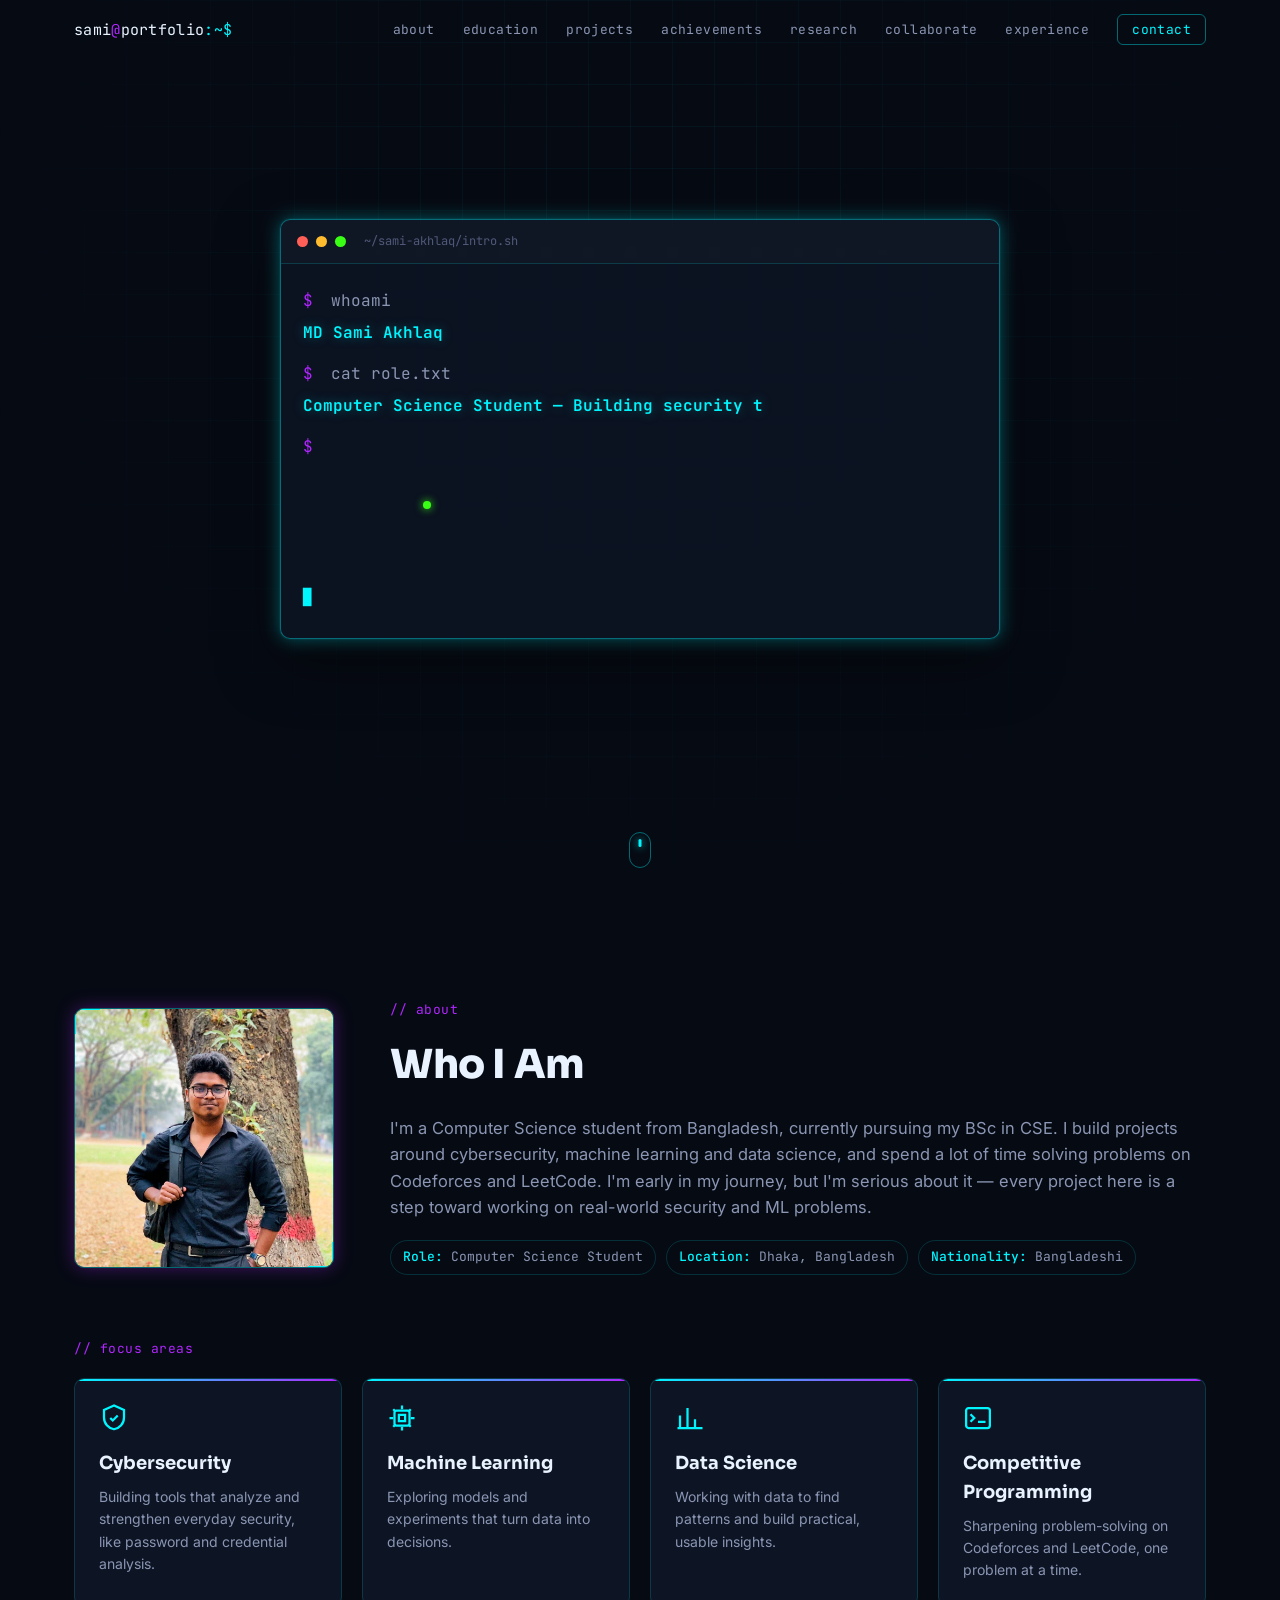
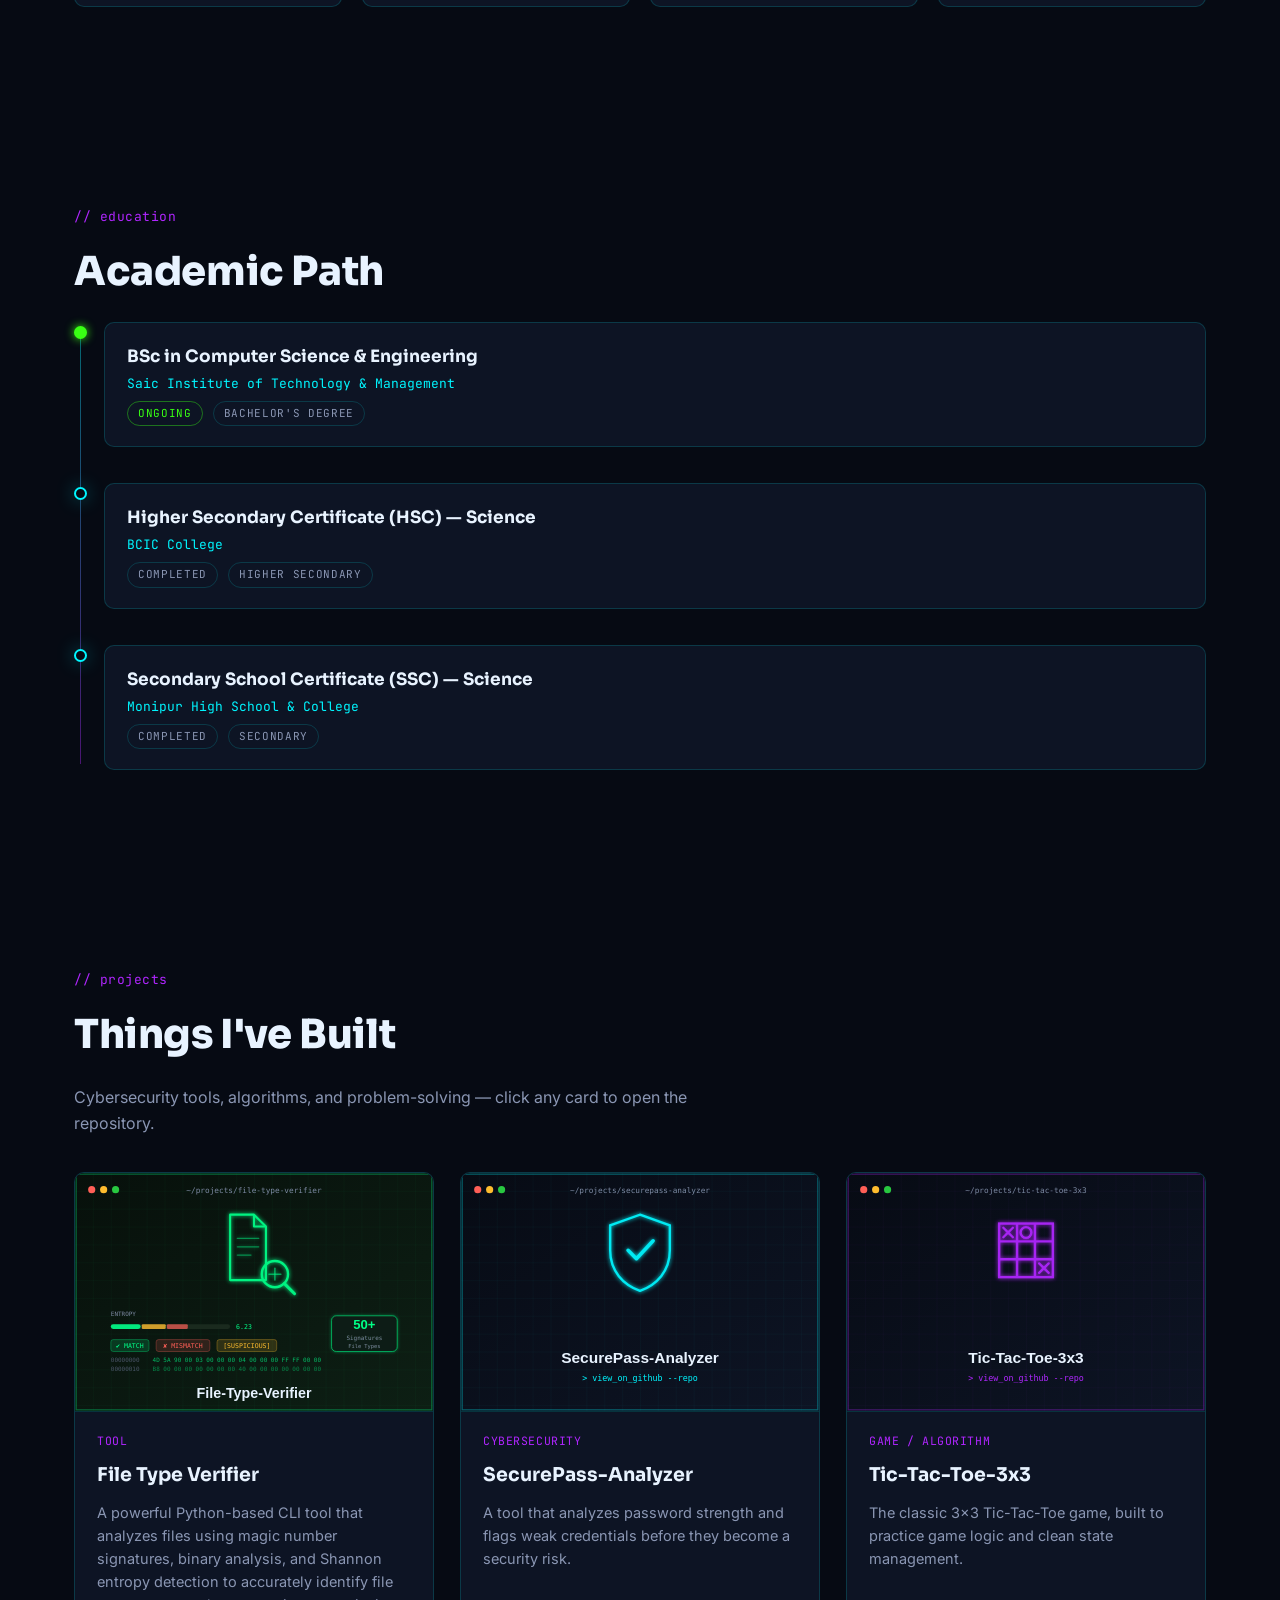
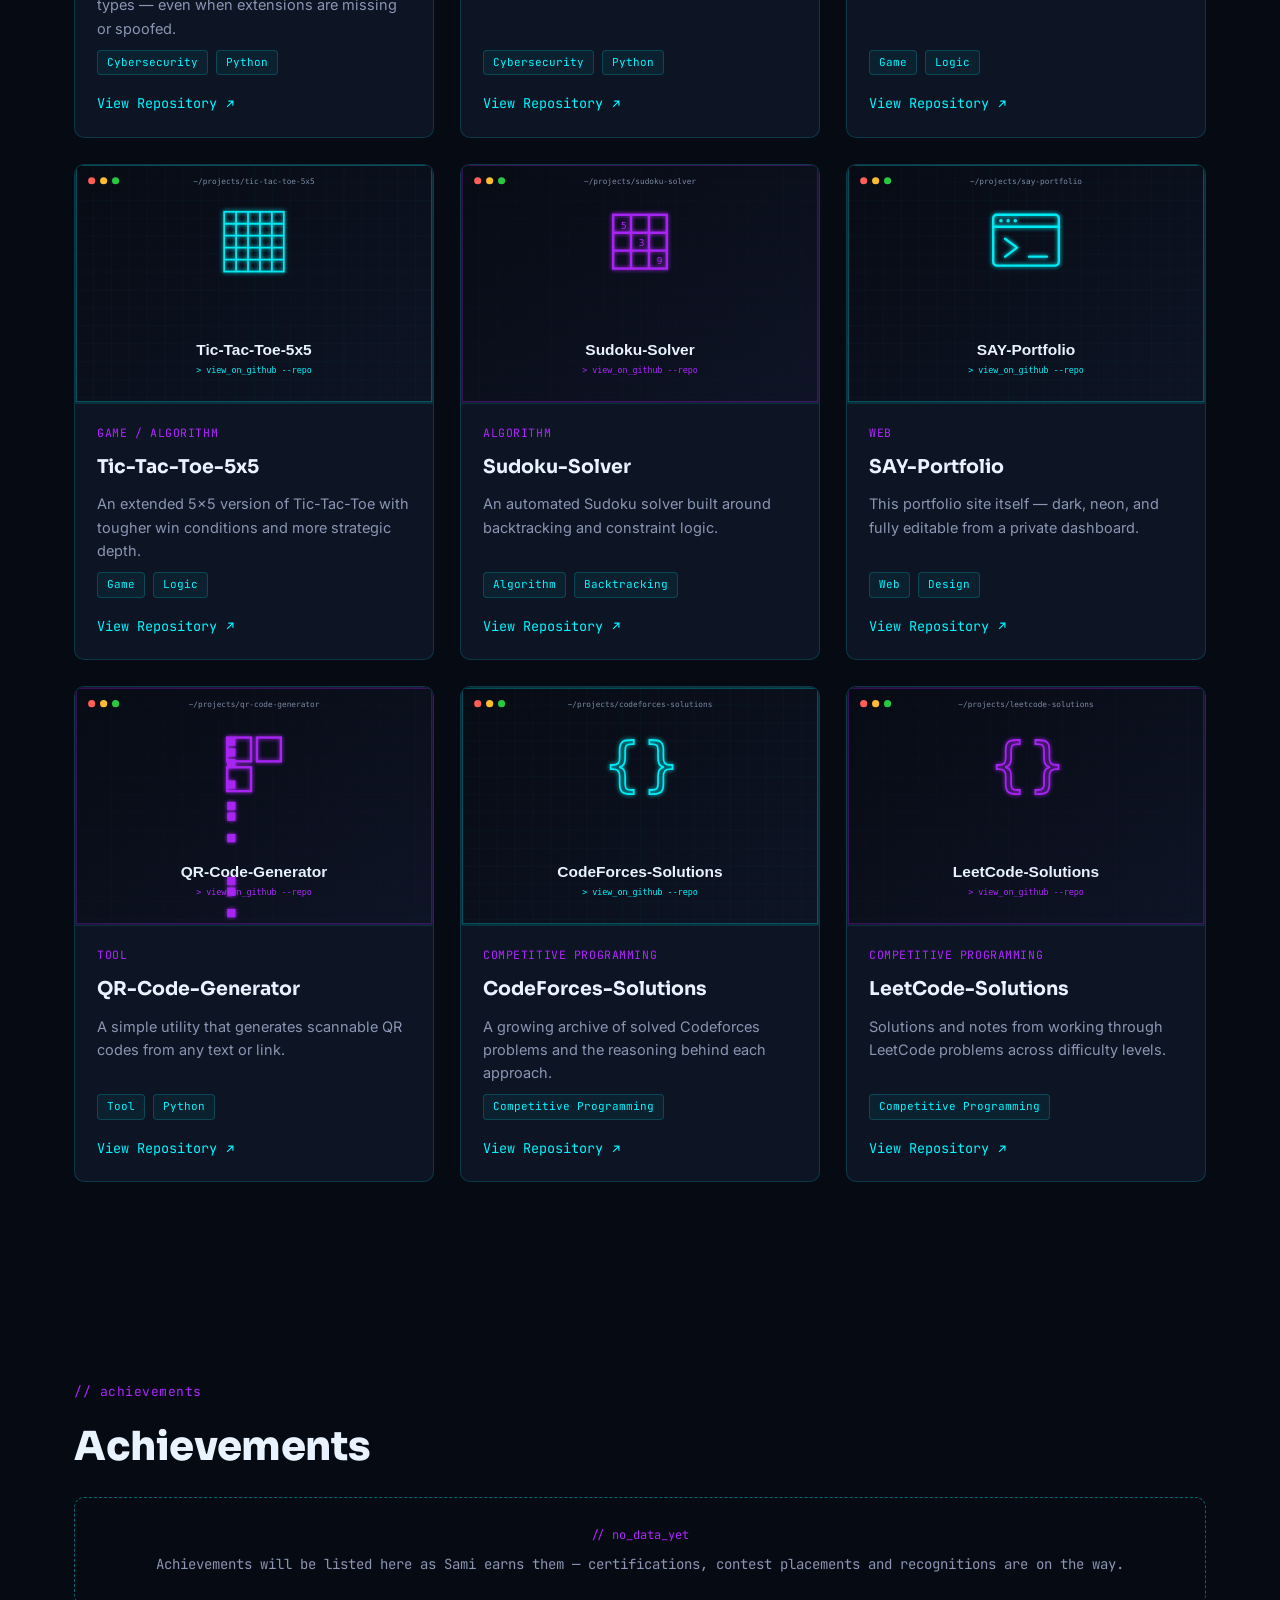
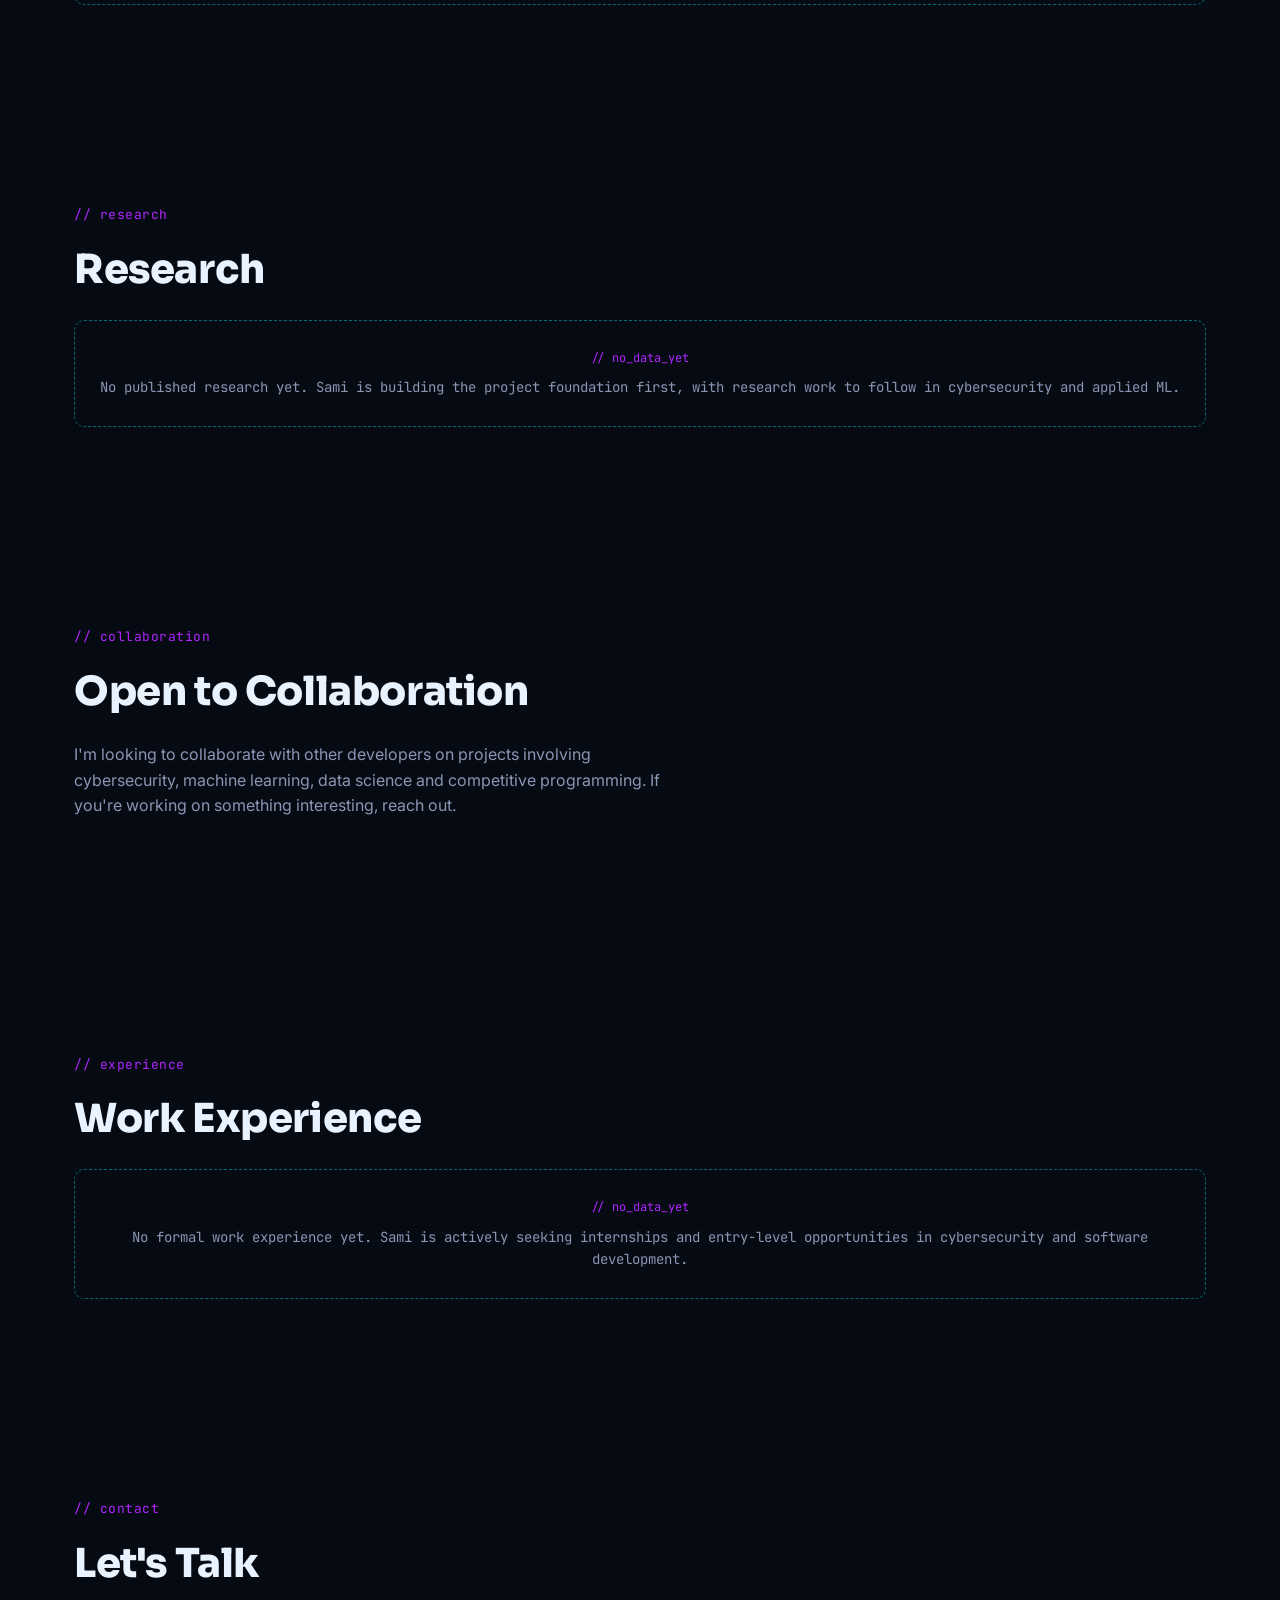
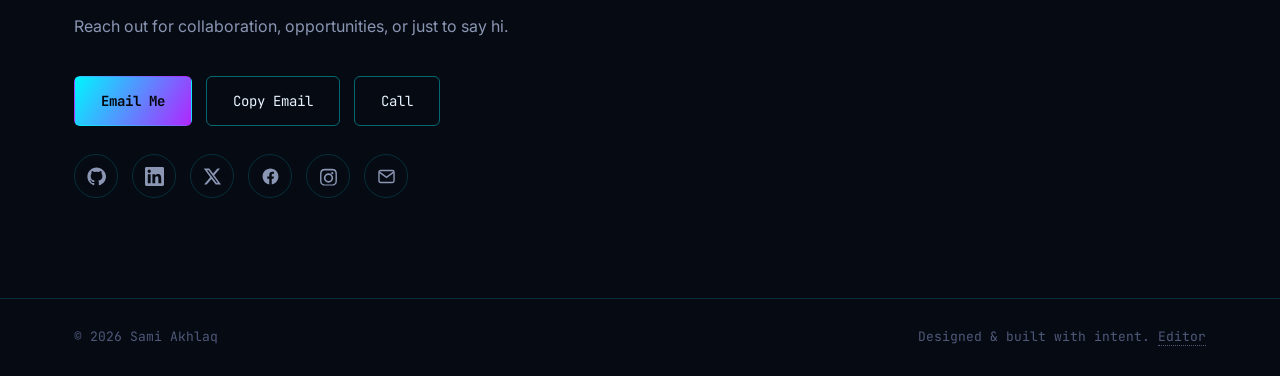
<file: index.html>
<!DOCTYPE html>
<html lang="en">
<head>
<meta charset="UTF-8">
<meta name="viewport" content="width=device-width, initial-scale=1.0">
<title>SAY Portfolio — MD Sami Akhlaq</title>
<meta name="description" content="MD Sami Akhlaq — Computer Science student building projects in cybersecurity, machine learning and data science.">
<link rel="icon" href="favicon.svg" type="image/svg+xml">
<link rel="preconnect" href="https://fonts.googleapis.com">
<link rel="preconnect" href="https://fonts.gstatic.com" crossorigin>
<link href="https://fonts.googleapis.com/css2?family=Sora:wght@400;600;700;800&family=Inter:wght@400;500;600&family=JetBrains+Mono:wght@400;500;700&display=swap" rel="stylesheet">
<link rel="stylesheet" href="style.css">
</head>
<body>


<header class="site-header" id="siteHeader">
  <nav class="nav-wrap">
    <a href="#top" class="logo">sami<span class="cursor-blink">@</span>portfolio<span class="prompt-sign">:~$</span></a>
    <button class="nav-toggle" id="navToggle" aria-label="Toggle menu" aria-expanded="false">
      <span></span><span></span><span></span>
    </button>
    <ul class="nav-links" id="navLinks">
      <li><a href="#about">about</a></li>
      <li><a href="#education">education</a></li>
      <li><a href="#projects">projects</a></li>
      <li><a href="#achievements">achievements</a></li>
      <li><a href="#research">research</a></li>
      <li><a href="#collaboration">collaborate</a></li>
      <li><a href="#experience">experience</a></li>
      <li><a href="#contact" class="nav-cta">contact</a></li>
    </ul>
  </nav>
</header>

<main id="top">

  <!-- HERO -->
  <section class="hero" id="hero">
    <div class="grid-bg" aria-hidden="true"></div>
    <div class="hero-inner">
      <div class="terminal-window hero-terminal">
        <div class="terminal-bar">
          <span class="dot red"></span><span class="dot yellow"></span><span class="dot green"></span>
          <span class="terminal-path">~/sami-akhlaq/intro.sh</span>
        </div>
        <div class="terminal-body">
          <p class="term-line"><span class="prompt">$</span> <span id="typeWhoami"></span></p>
          <p class="term-line term-output" id="typeName"></p>
          <p class="term-line"><span class="prompt">$</span> <span id="typeRole"></span></p>
          <p class="term-line term-output" id="typeRoleOut"></p>
          <p class="term-line"><span class="prompt">$</span> <span id="typeStatus"></span></p>
          <p class="term-line term-output">
            <span class="status-dot" aria-hidden="true"></span>
            <span id="availabilityText"></span>
          </p>
          <span class="blink-cursor" id="finalCursor">&#9608;</span>
        </div>
      </div>
      <div class="hero-actions" id="heroActions" style="opacity:0">
        <a href="#projects" class="btn btn-primary">View Projects</a>
        <a href="#contact" class="btn btn-ghost">Get In Touch</a>
      </div>
    </div>
    <a href="#about" class="scroll-cue" aria-label="Scroll to about section">
      <span></span>
    </a>
  </section>

  <!-- ABOUT -->
  <section class="section" id="about">
    <div class="container about-grid">
      <div class="about-photo-wrap">
        <div class="photo-frame">
          <img id="profilePhoto" src="" alt="Portrait of MD Sami Akhlaq">
          <div class="photo-corner tl"></div>
          <div class="photo-corner br"></div>
        </div>
      </div>
      <div class="about-text">
        <p class="eyebrow">// about</p>
        <h2 class="section-title">Who I Am</h2>
        <p class="about-bio" id="aboutBio"></p>
        <div class="about-meta" id="aboutMeta"></div>
      </div>
    </div>

    <div class="container">
      <p class="eyebrow eyebrow-spaced">// focus areas</p>
      <div class="focus-grid" id="focusGrid"></div>
    </div>
  </section>

  <!-- EDUCATION -->
  <section class="section" id="education">
    <div class="container">
      <p class="eyebrow">// education</p>
      <h2 class="section-title">Academic Path</h2>
      <div class="timeline" id="educationTimeline"></div>
    </div>
  </section>

  <!-- PROJECTS -->
  <section class="section" id="projects">
    <div class="container">
      <p class="eyebrow">// projects</p>
      <h2 class="section-title">Things I've Built</h2>
      <p class="section-sub">Cybersecurity tools, algorithms, and problem-solving — click any card to open the repository.</p>
      <div class="project-grid" id="projectGrid"></div>
    </div>
  </section>

  <!-- ACHIEVEMENTS -->
  <section class="section" id="achievements">
    <div class="container">
      <p class="eyebrow">// achievements</p>
      <h2 class="section-title">Achievements</h2>
      <div class="card-list" id="achievementsList"></div>
      <p class="empty-state" id="achievementsEmpty" hidden></p>
    </div>
  </section>

  <!-- RESEARCH -->
  <section class="section" id="research">
    <div class="container">
      <p class="eyebrow">// research</p>
      <h2 class="section-title">Research</h2>
      <div class="card-list" id="researchList"></div>
      <p class="empty-state" id="researchEmpty" hidden></p>
    </div>
  </section>

  <!-- COLLABORATION -->
  <section class="section" id="collaboration">
    <div class="container">
      <p class="eyebrow">// collaboration</p>
      <h2 class="section-title" id="collabHeading">Open to Collaboration</h2>
      <p class="section-sub" id="collabDescription"></p>
      <div class="card-list" id="collabList"></div>
    </div>
  </section>

  <!-- EXPERIENCE -->
  <section class="section" id="experience">
    <div class="container">
      <p class="eyebrow">// experience</p>
      <h2 class="section-title">Work Experience</h2>
      <div class="timeline" id="experienceTimeline"></div>
      <p class="empty-state" id="experienceEmpty" hidden></p>
    </div>
  </section>

  <!-- CONTACT -->
  <section class="section section-contact" id="contact">
    <div class="container">
      <p class="eyebrow">// contact</p>
      <h2 class="section-title">Let's Talk</h2>
      <p class="section-sub">Reach out for collaboration, opportunities, or just to say hi.</p>
      <div class="contact-grid">
        <div class="contact-actions">
          <a href="#" id="emailBtn" class="btn btn-primary">Email Me</a>
          <button type="button" id="copyEmailBtn" class="btn btn-ghost">Copy Email</button>
          <a href="#" id="callBtn" class="btn btn-ghost">Call</a>
        </div>
        <div class="social-row" id="socialRow"></div>
      </div>
    </div>
  </section>

</main>

<footer class="site-footer">
  <div class="container footer-inner">
    <p id="footerName">MD Sami Akhlaq</p>
    <p class="footer-sub">Designed &amp; built with intent. <a href="editor.html" class="editor-link">Editor</a></p>
  </div>
</footer>

<script src="script.js"></script>
</body>
</html>
</file>
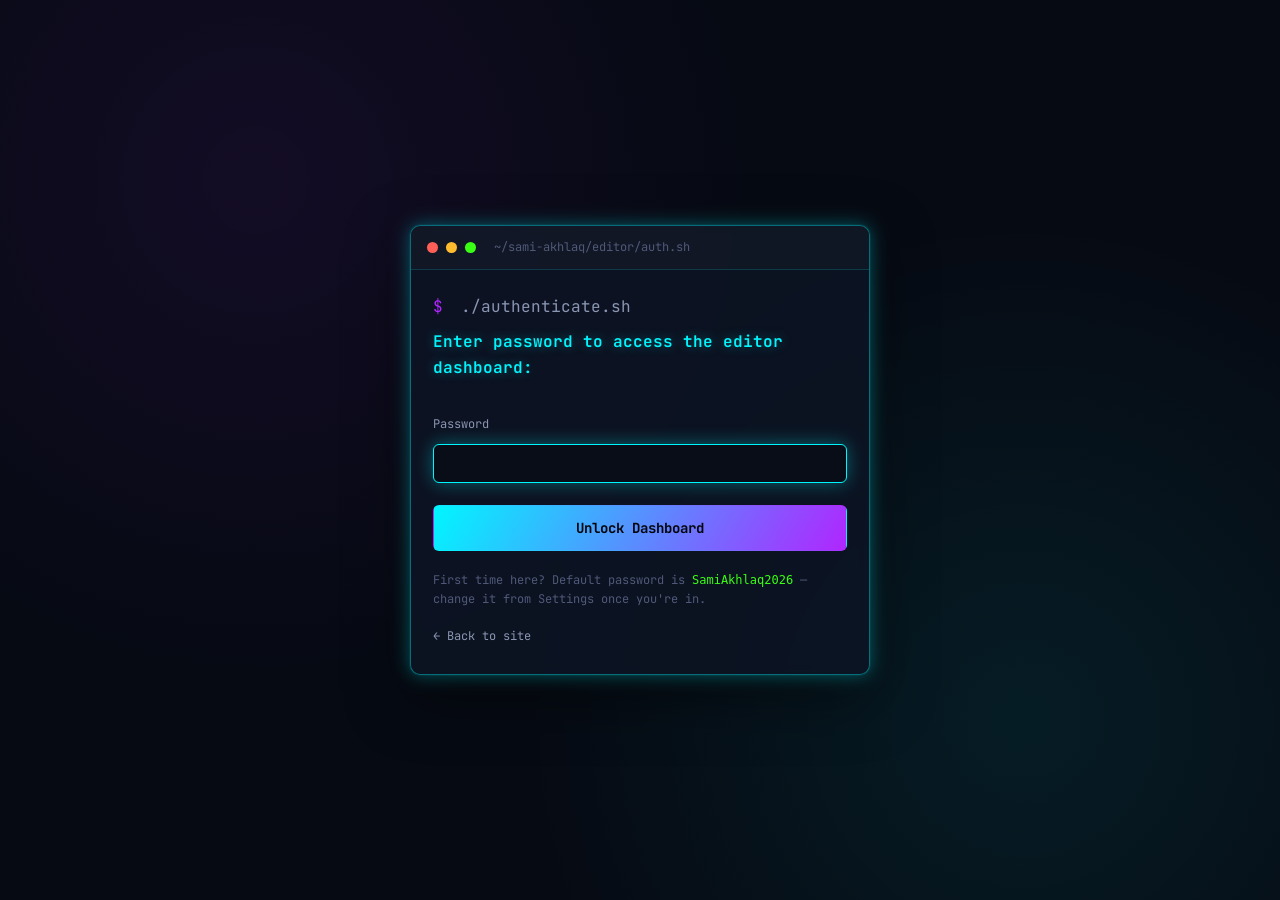
<file: editor.html>
<!DOCTYPE html>
<html lang="en">
<head>
<meta charset="UTF-8">
<meta name="viewport" content="width=device-width, initial-scale=1.0">
<title>Editor — SAY Portfolio</title>
<meta name="robots" content="noindex, nofollow">
<link rel="icon" href="favicon.svg" type="image/svg+xml">
<link rel="preconnect" href="https://fonts.googleapis.com">
<link rel="preconnect" href="https://fonts.gstatic.com" crossorigin>
<link href="https://fonts.googleapis.com/css2?family=Sora:wght@400;600;700;800&family=Inter:wght@400;500;600&family=JetBrains+Mono:wght@400;500;700&display=swap" rel="stylesheet">
<link rel="stylesheet" href="style.css">
<link rel="stylesheet" href="editor.css">
</head>
<body class="editor-body">

<!-- ============ LOGIN SCREEN ============ -->
<div class="login-screen" id="loginScreen">
  <div class="terminal-window login-box">
    <div class="terminal-bar">
      <span class="dot red"></span><span class="dot yellow"></span><span class="dot green"></span>
      <span class="terminal-path">~/sami-akhlaq/editor/auth.sh</span>
    </div>
    <form class="terminal-body login-form" id="loginForm">
      <p class="term-line"><span class="prompt">$</span> ./authenticate.sh</p>
      <p class="term-line term-output">Enter password to access the editor dashboard:</p>
      <label class="field-label" for="passwordInput">Password</label>
      <input type="password" id="passwordInput" class="text-input" autocomplete="current-password" autofocus>
      <p class="login-error" id="loginError" hidden>Incorrect password. Try again.</p>
      <button type="submit" class="btn btn-primary login-submit">Unlock Dashboard</button>
      <p class="login-hint">First time here? Default password is <code>SamiAkhlaq2026</code> — change it from Settings once you're in.</p>
      <a href="index.html" class="login-back">&larr; Back to site</a>
    </form>
  </div>
</div>

<!-- ============ DASHBOARD ============ -->
<div class="dashboard" id="dashboard" hidden>

  <header class="editor-topbar">
    <div class="editor-topbar-left">
      <span class="logo">sami<span class="cursor-blink">@</span>editor<span class="prompt-sign">:~$</span></span>
    </div>
    <div class="editor-topbar-right">
      <span class="save-status" id="saveStatus">No changes yet</span>
      <button class="btn btn-ghost btn-sm" id="previewBtn" type="button">Preview Site</button>
      <button class="btn btn-ghost btn-sm" id="resetBtn" type="button">Discard Draft</button>
      <button class="btn btn-primary btn-sm" id="exportBtn" type="button">Export data.json</button>
      <button class="btn btn-ghost btn-sm" id="logoutBtn" type="button">Log Out</button>
    </div>
  </header>

  <div class="editor-layout">
    <nav class="editor-sidebar" id="editorSidebar">
      <button class="sidebar-link active" data-section="profile">Profile</button>
      <button class="sidebar-link" data-section="socials">Social Links</button>
      <button class="sidebar-link" data-section="education">Education</button>
      <button class="sidebar-link" data-section="focusAreas">Focus Areas</button>
      <button class="sidebar-link" data-section="projects">Projects</button>
      <button class="sidebar-link" data-section="achievements">Achievements</button>
      <button class="sidebar-link" data-section="research">Research</button>
      <button class="sidebar-link" data-section="collaboration">Collaboration</button>
      <button class="sidebar-link" data-section="experience">Experience</button>
      <button class="sidebar-link" data-section="settings">Settings</button>
      <div class="sidebar-howto">
        <p><strong>How saving works</strong></p>
        <p>Edits save as a local draft automatically. Click <strong>Preview Site</strong> any time to see your changes live. When you're happy, click <strong>Export data.json</strong>, then replace the <code>data.json</code> file in your project folder with the downloaded one and re-upload/redeploy your site.</p>
      </div>
    </nav>

    <main class="editor-main" id="editorMain">
      <!-- sections injected by editor.js -->
    </main>
  </div>
</div>

<!-- hidden template helpers (used by JS, not shown directly) -->
<template id="imageFieldTemplate">
  <div class="image-field">
    <img class="image-preview" alt="preview">
    <div class="image-field-controls">
      <input type="text" class="text-input image-path-input" placeholder="images/example.jpg">
      <label class="file-picker-label">
        Choose file to preview
        <input type="file" accept="image/*" class="file-picker-input" hidden>
      </label>
      <p class="image-field-hint"></p>
    </div>
  </div>
</template>

<script src="editor.js"></script>
</body>
</html>
</file>
<file: style.css>
/* =========================================================
   SAY PORTFOLIO — style.css
   Dark Neon / Terminal design system
   ========================================================= */

:root{
  --bg: #060a13;
  --bg-soft: #080d18;
  --surface: #0d1424;
  --surface-2: #111b32;
  --border: rgba(0,246,255,0.16);
  --border-strong: rgba(0,246,255,0.4);

  --cyan: #00f6ff;
  --cyan-dim: #0aa8b4;
  --violet: #b026ff;
  --violet-dim: #7b1fb0;
  --green: #39ff14;
  --red: #ff5f57;
  --yellow: #febc2e;

  --text: #e8f3ff;
  --text-muted: #8a96b3;
  --text-dim: #50597a;

  --font-display: 'Sora', sans-serif;
  --font-body: 'Inter', sans-serif;
  --font-mono: 'JetBrains Mono', monospace;

  --max-width: 1180px;
  --radius: 10px;
  --radius-sm: 6px;

  --glow-cyan: 0 0 18px rgba(0,246,255,0.35);
  --glow-violet: 0 0 18px rgba(176,38,255,0.35);
}

*{ box-sizing: border-box; margin:0; padding:0; }

html{ scroll-behavior: smooth; }

body{
  background: var(--bg);
  color: var(--text);
  font-family: var(--font-body);
  font-size: 16px;
  line-height: 1.6;
  overflow-x: hidden;
}

img{ max-width: 100%; display:block; }
a{ color: inherit; text-decoration: none; }
ul{ list-style: none; }
button{ font-family: inherit; cursor: pointer; }

.container{
  max-width: var(--max-width);
  margin: 0 auto;
  padding: 0 24px;
}

/* ---------- background texture ---------- */
.scanlines{
  position: fixed; inset:0; pointer-events:none; z-index: 1;
  background: repeating-linear-gradient(
    to bottom,
    rgba(255,255,255,0.012) 0px,
    rgba(255,255,255,0.012) 1px,
    transparent 1px,
    transparent 3px
  );
  mix-blend-mode: overlay;
}

.grid-bg{
  position:absolute; inset:0; z-index:0;
  background-image:
    linear-gradient(rgba(0,246,255,0.06) 1px, transparent 1px),
    linear-gradient(90deg, rgba(0,246,255,0.06) 1px, transparent 1px);
  background-size: 42px 42px;
  -webkit-mask-image: radial-gradient(ellipse at 50% 30%, black 0%, transparent 75%);
  mask-image: radial-gradient(ellipse at 50% 30%, black 0%, transparent 75%);
  animation: gridDrift 30s linear infinite;
}
@keyframes gridDrift{
  0%{ background-position: 0 0, 0 0; }
  100%{ background-position: 42px 42px, 42px 42px; }
}



/* ---------- header / nav ---------- */
.site-header{
  position: fixed; top:0; left:0; right:0; z-index: 100;
  background: transparent;
  transition: background 0.3s ease, border-color 0.3s ease, backdrop-filter 0.3s ease;
  border-bottom: 1px solid transparent;
}
.site-header.scrolled{
  background: rgba(6,10,19,0.85);
  backdrop-filter: blur(10px);
  border-bottom: 1px solid var(--border);
}
.nav-wrap{
  max-width: var(--max-width);
  margin: 0 auto;
  padding: 18px 24px;
  display:flex; align-items:center; justify-content:space-between;
}
.logo{
  font-family: var(--font-mono);
  font-size: 15px;
  color: var(--text);
  letter-spacing: 0.02em;
}
.logo .prompt-sign{ color: var(--cyan); }
.cursor-blink{ color: var(--violet); animation: blink 1.2s step-end infinite; }
@keyframes blink{ 50%{ opacity: 0; } }

.nav-links{
  display:flex; align-items:center; gap: 28px;
  font-family: var(--font-mono);
  font-size: 13px;
  text-transform: lowercase;
  letter-spacing: 0.03em;
}
.nav-links a{
  color: var(--text-muted);
  position: relative;
  padding: 4px 0;
  transition: color 0.2s ease;
}
.nav-links a::after{
  content:'';
  position:absolute; left:0; bottom:-2px;
  width:0; height:1px;
  background: var(--cyan);
  box-shadow: var(--glow-cyan);
  transition: width 0.25s ease;
}
.nav-links a:hover{ color: var(--text); }
.nav-links a:hover::after{ width: 100%; }
.nav-cta{
  border: 1px solid var(--border-strong);
  padding: 6px 14px !important;
  border-radius: var(--radius-sm);
  color: var(--cyan) !important;
}
.nav-cta::after{ display:none; }
.nav-cta:hover{ background: rgba(0,246,255,0.08); box-shadow: var(--glow-cyan); }

.nav-toggle{
  display:none; flex-direction: column; gap:5px;
  background: none; border:none; padding: 6px;
}
.nav-toggle span{
  width: 22px; height: 2px; background: var(--cyan); display:block;
  transition: transform 0.25s ease, opacity 0.25s ease;
}

/* ---------- hero ---------- */
.hero{
  position: relative;
  min-height: 100vh;
  display:flex; flex-direction: column; align-items:center; justify-content:center;
  padding: 120px 24px 80px;
  overflow: hidden;
}
.hero-inner{
  position: relative; z-index: 2;
  width: 100%; max-width: 720px;
  display:flex; flex-direction:column; align-items:center; gap: 32px;
}

.terminal-window{
  width: 100%;
  background: rgba(13,20,36,0.85);
  border: 1px solid var(--border-strong);
  border-radius: var(--radius);
  box-shadow: 0 0 0 1px rgba(0,246,255,0.05), var(--glow-cyan), 0 20px 60px rgba(0,0,0,0.5);
  backdrop-filter: blur(6px);
  overflow: hidden;
}
.terminal-bar{
  display:flex; align-items:center; gap: 8px;
  padding: 12px 16px;
  background: rgba(255,255,255,0.02);
  border-bottom: 1px solid var(--border);
}
.dot{ width:11px; height:11px; border-radius:50%; }
.dot.red{ background: var(--red); }
.dot.yellow{ background: var(--yellow); }
.dot.green{ background: var(--green); }
.terminal-path{
  margin-left: 10px;
  font-family: var(--font-mono); font-size: 12px; color: var(--text-dim);
}
.terminal-body{
  padding: 24px 22px 28px;
  font-family: var(--font-mono);
  font-size: clamp(13px, 2.6vw, 16px);
  min-height: 190px;
}
.term-line{ margin-bottom: 6px; color: var(--text-muted); white-space: pre-wrap; word-break: break-word; }
.term-line .prompt{ color: var(--violet); margin-right: 8px; }
.term-output{
  color: var(--cyan);
  font-weight: 600;
  margin-bottom: 16px;
  text-shadow: 0 0 12px rgba(0,246,255,0.35);
}
.status-dot{
  display:inline-block; width:8px; height:8px; border-radius:50%;
  background: var(--green); margin-right: 8px;
  box-shadow: 0 0 8px var(--green);
  animation: pulse 1.6s ease-in-out infinite;
}
@keyframes pulse{ 0%,100%{ opacity:1; } 50%{ opacity:0.4; } }
.blink-cursor{
  color: var(--cyan); animation: blink 1s step-end infinite; font-size: 14px;
}

.hero-actions{
  display:flex; gap: 16px; flex-wrap: wrap; justify-content:center;
  transition: opacity 0.6s ease;
}

.btn{
  font-family: var(--font-mono);
  font-size: 14px;
  padding: 13px 26px;
  border-radius: var(--radius-sm);
  border: 1px solid transparent;
  display:inline-flex; align-items:center; gap:8px;
  transition: transform 0.2s ease, box-shadow 0.2s ease, background 0.2s ease, border-color 0.2s ease;
}
.btn-primary{
  background: linear-gradient(120deg, var(--cyan), var(--violet));
  color: #04060c;
  font-weight: 700;
}
.btn-primary:hover{ transform: translateY(-2px); box-shadow: 0 0 24px rgba(0,246,255,0.45); }
.btn-ghost{
  background: transparent;
  border-color: var(--border-strong);
  color: var(--text);
}
.btn-ghost:hover{ border-color: var(--cyan); color: var(--cyan); box-shadow: var(--glow-cyan); transform: translateY(-2px); }

.scroll-cue{
  position:absolute; bottom: 32px; left:50%; transform: translateX(-50%);
  z-index: 2;
}
.scroll-cue span{
  display:block; width: 22px; height: 36px; border: 1px solid var(--border-strong); border-radius: 12px;
  position: relative;
}
.scroll-cue span::after{
  content:''; position:absolute; top:6px; left:50%; transform: translateX(-50%);
  width:3px; height:8px; background: var(--cyan); border-radius: 2px;
  animation: scrollDown 1.6s ease infinite;
  box-shadow: 0 0 8px var(--cyan);
}
@keyframes scrollDown{ 0%{ opacity:1; top:6px;} 70%{opacity:0; top:18px;} 100%{opacity:0; top:6px;} }

/* ---------- sections ---------- */
.section{ padding: 100px 0; position: relative; }
.eyebrow{
  font-family: var(--font-mono); font-size: 13px; color: var(--violet);
  margin-bottom: 12px; letter-spacing: 0.04em;
}
.eyebrow-spaced{ margin-top: 64px; }
.section-title{
  font-family: var(--font-display); font-weight: 800;
  font-size: clamp(28px, 4vw, 40px);
  margin-bottom: 18px;
  letter-spacing: -0.01em;
}
.section-sub{
  color: var(--text-muted); max-width: 620px; margin-bottom: 36px; font-size: 16px;
}

/* ---------- about ---------- */
.about-grid{
  display:grid; grid-template-columns: 260px 1fr; gap: 56px; align-items: center;
  margin-bottom: 24px;
}
.photo-frame{
  position: relative; width: 100%; aspect-ratio: 1/1; border-radius: var(--radius);
  overflow: hidden; border: 1px solid var(--border-strong);
  box-shadow: var(--glow-violet);
}
.photo-frame img{ width:100%; height:100%; object-fit: cover; filter: saturate(1.05) contrast(1.05); }
.photo-corner{
  position:absolute; width: 26px; height: 26px;
  border-color: var(--cyan); pointer-events:none;
}
.photo-corner.tl{ top:-1px; left:-1px; border-top:2px solid var(--cyan); border-left:2px solid var(--cyan); }
.photo-corner.br{ bottom:-1px; right:-1px; border-bottom:2px solid var(--cyan); border-right:2px solid var(--cyan); }

.about-bio{ color: var(--text-muted); font-size: 16.5px; margin-bottom: 20px; }
.about-meta{ display:flex; flex-wrap:wrap; gap: 10px; font-family: var(--font-mono); font-size: 13px; }
.meta-pill{
  border: 1px solid var(--border); padding: 6px 12px; border-radius: 20px; color: var(--text-muted);
}
.meta-pill strong{ color: var(--cyan); font-weight: 500; }

.focus-grid{
  display:grid; grid-template-columns: repeat(auto-fit, minmax(230px,1fr)); gap: 20px; margin-top: 18px;
}
.focus-card{
  background: var(--surface); border: 1px solid var(--border); border-radius: var(--radius);
  padding: 24px; position: relative; overflow:hidden;
  transition: transform 0.25s ease, border-color 0.25s ease, box-shadow 0.25s ease;
}
.focus-card::before{
  content:''; position:absolute; top:0; left:0; right:0; height: 2px;
  background: linear-gradient(90deg, var(--cyan), var(--violet));
}
.focus-card:hover{ transform: translateY(-4px); border-color: var(--border-strong); box-shadow: var(--glow-cyan); }
.focus-icon{ width: 30px; height: 30px; color: var(--cyan); margin-bottom: 16px; }
.focus-card h3{ font-family: var(--font-display); font-size: 18px; margin-bottom: 8px; }
.focus-card p{ color: var(--text-muted); font-size: 14px; }

/* ---------- timeline ---------- */
.timeline{ position: relative; padding-left: 30px; }
.timeline::before{
  content:''; position:absolute; left: 6px; top: 6px; bottom: 6px; width: 1px;
  background: linear-gradient(var(--cyan), var(--violet));
  opacity: 0.4;
}
.timeline-item{ position: relative; padding-bottom: 36px; }
.timeline-item:last-child{ padding-bottom: 0; }
.timeline-dot{
  position:absolute; left: -30px; top: 4px; width: 13px; height: 13px; border-radius: 50%;
  background: var(--bg); border: 2px solid var(--cyan); box-shadow: var(--glow-cyan);
}
.timeline-item.current .timeline-dot{ background: var(--green); border-color: var(--green); box-shadow: 0 0 10px var(--green); }
.timeline-card{
  background: var(--surface); border: 1px solid var(--border); border-radius: var(--radius);
  padding: 20px 22px;
}
.timeline-card h3{ font-family: var(--font-display); font-size: 17px; margin-bottom: 4px; }
.timeline-card .org{ color: var(--cyan); font-family: var(--font-mono); font-size: 13px; margin-bottom: 6px; }
.timeline-card .meta-row{ display:flex; gap: 10px; align-items:center; flex-wrap: wrap; }
.badge{
  font-family: var(--font-mono); font-size: 11px; text-transform: uppercase; letter-spacing: 0.06em;
  padding: 3px 10px; border-radius: 20px; border: 1px solid var(--border);
  color: var(--text-muted);
}
.badge.ongoing{ color: var(--green); border-color: rgba(57,255,20,0.4); }

/* ---------- projects ---------- */
.project-grid{
  display:grid; grid-template-columns: repeat(auto-fit, minmax(290px, 1fr)); gap: 26px;
}
.project-card{
  background: var(--surface);
  border: 1px solid var(--border);
  border-radius: var(--radius);
  overflow: hidden;
  display:flex; flex-direction:column;
  transition: transform 0.25s ease, border-color 0.25s ease, box-shadow 0.25s ease;
}
.project-card:hover{
  transform: translateY(-6px);
  border-color: var(--border-strong);
  box-shadow: var(--glow-cyan);
}
.project-thumb{
  width: 100%; aspect-ratio: 3/2; object-fit: cover; background: var(--bg-soft);
  border-bottom: 1px solid var(--border);
}
.project-body{ padding: 20px 22px 22px; display:flex; flex-direction:column; gap: 10px; flex:1; }
.project-cat{ font-family: var(--font-mono); font-size: 11.5px; color: var(--violet); text-transform: uppercase; letter-spacing: 0.05em; }
.project-card h3{ font-family: var(--font-display); font-size: 19px; }
.project-card p{ color: var(--text-muted); font-size: 14.5px; flex:1; }
.tag-row{ display:flex; flex-wrap:wrap; gap: 8px; }
.tag{
  font-family: var(--font-mono); font-size: 11px; padding: 3px 9px; border-radius: 4px;
  background: rgba(0,246,255,0.06); color: var(--cyan); border: 1px solid rgba(0,246,255,0.18);
}
.project-link{
  margin-top: 8px; font-family: var(--font-mono); font-size: 13.5px; color: var(--cyan);
  display:inline-flex; align-items:center; gap:6px;
}
.project-link svg{ width: 14px; height: 14px; transition: transform 0.2s ease; }
.project-card:hover .project-link svg{ transform: translate(2px,-2px); }

/* ---------- card list (achievements / research / collab) ---------- */
.card-list{ display:grid; grid-template-columns: repeat(auto-fit, minmax(260px,1fr)); gap: 20px; }
.info-card{
  background: var(--surface); border: 1px solid var(--border); border-radius: var(--radius);
  padding: 22px;
}
.info-card h3{ font-family: var(--font-display); font-size: 17px; margin-bottom: 8px; }
.info-card p{ color: var(--text-muted); font-size: 14.5px; }
.info-card .info-date{ font-family: var(--font-mono); font-size: 12px; color: var(--cyan); margin-bottom: 8px; display:block; }

.empty-state{
  border: 1px dashed var(--border-strong);
  border-radius: var(--radius);
  padding: 28px 24px;
  font-family: var(--font-mono);
  font-size: 14px;
  color: var(--text-muted);
  text-align: center;
  position: relative;
}
.empty-state::before{
  content:'// no_data_yet';
  display:block;
  color: var(--violet);
  margin-bottom: 8px;
  font-size: 12px;
}

/* ---------- contact ---------- */
.contact-grid{ display:flex; flex-direction:column; gap: 28px; }
.contact-actions{ display:flex; gap: 14px; flex-wrap: wrap; }
.social-row{ display:flex; gap: 14px; flex-wrap: wrap; }
.social-link{
  width: 44px; height: 44px; border-radius: 50%;
  border: 1px solid var(--border); display:flex; align-items:center; justify-content:center;
  color: var(--text-muted); transition: all 0.2s ease;
}
.social-link svg{ width: 19px; height: 19px; }
.social-link:hover{ color: var(--cyan); border-color: var(--cyan); box-shadow: var(--glow-cyan); transform: translateY(-3px); }

/* ---------- footer ---------- */
.site-footer{
  border-top: 1px solid var(--border);
  padding: 28px 0;
  font-family: var(--font-mono); font-size: 13px; color: var(--text-dim);
}
.footer-inner{ display:flex; justify-content: space-between; flex-wrap: wrap; gap: 8px; }
.editor-link{ color: var(--text-dim); border-bottom: 1px dotted var(--text-dim); }
.editor-link:hover{ color: var(--cyan); border-color: var(--cyan); }

/* ---------- responsive ---------- */
@media (max-width: 860px){
  .about-grid{ grid-template-columns: 1fr; }
  .photo-frame{ max-width: 240px; margin: 0 auto; }
}

@media (max-width: 720px){
  .nav-links{
    position: absolute; top: 100%; left:0; right:0;
    flex-direction: column; align-items: flex-start; gap: 0;
    background: rgba(6,10,19,0.97); backdrop-filter: blur(10px);
    border-bottom: 1px solid var(--border);
    max-height: 0; overflow: hidden; transition: max-height 0.3s ease;
  }
  .nav-links.open{ max-height: 420px; }
  .nav-links li{ width:100%; }
  .nav-links a{ display:block; padding: 16px 24px; width:100%; }
  .nav-links a::after{ display:none; }
  .nav-toggle{ display:flex; }
  .nav-cta{ margin: 12px 24px; display:inline-block; }
}

@media (max-width: 480px){
  .section{ padding: 72px 0; }
  .terminal-body{ padding: 18px 16px 22px; }
  .contact-actions{ flex-direction: column; }
  .btn{ justify-content:center; }
}

@media (prefers-reduced-motion: reduce){
  *{ animation-duration: 0.001ms !important; animation-iteration-count: 1 !important; transition-duration: 0.001ms !important; scroll-behavior: auto !important; }
}

/* ---------- focus visibility ---------- */
a:focus-visible, button:focus-visible{
  outline: 2px solid var(--cyan);
  outline-offset: 3px;
  border-radius: 4px;
}
</file>
<file: editor.css>
/* =========================================================
   SAY PORTFOLIO — editor.css
   Extends style.css tokens with dashboard-specific layout
   ========================================================= */

.editor-body{
  min-height: 100vh;
}

/* ---------- login screen ---------- */
.login-screen{
  min-height: 100vh;
  display:flex; align-items:center; justify-content:center;
  padding: 24px;
  background:
    radial-gradient(circle at 20% 20%, rgba(176,38,255,0.08), transparent 40%),
    radial-gradient(circle at 80% 80%, rgba(0,246,255,0.08), transparent 40%),
    var(--bg);
}
.login-box{ width: 100%; max-width: 460px; }
.login-form{ display:flex; flex-direction:column; gap: 4px; }
.field-label{
  font-family: var(--font-mono); font-size: 12px; color: var(--text-muted);
  margin-top: 14px; margin-bottom: 6px; display:block;
}
.text-input, .textarea-input, .select-input{
  width: 100%;
  background: var(--bg-soft);
  border: 1px solid var(--border);
  color: var(--text);
  font-family: var(--font-body);
  font-size: 14px;
  padding: 10px 12px;
  border-radius: var(--radius-sm);
  transition: border-color 0.2s ease, box-shadow 0.2s ease;
}
.text-input:focus, .textarea-input:focus, .select-input:focus{
  outline: none; border-color: var(--cyan); box-shadow: var(--glow-cyan);
}
.textarea-input{ resize: vertical; min-height: 90px; font-family: var(--font-body); }
.login-submit{ margin-top: 18px; width: 100%; justify-content:center; }
.login-error{ color: var(--red); font-family: var(--font-mono); font-size: 13px; margin-top: 8px; }
.login-hint{ font-family: var(--font-mono); font-size: 12px; color: var(--text-dim); margin-top: 16px; line-height: 1.6; }
.login-hint code{ color: var(--green); }
.login-back{ display:inline-block; margin-top: 14px; font-family: var(--font-mono); font-size: 12px; color: var(--text-muted); }
.login-back:hover{ color: var(--cyan); }

/* ---------- dashboard shell ---------- */
.dashboard{ min-height: 100vh; }

.editor-topbar{
  position: sticky; top:0; z-index: 50;
  display:flex; align-items:center; justify-content:space-between;
  padding: 14px 22px;
  background: rgba(8,13,24,0.95);
  border-bottom: 1px solid var(--border);
  backdrop-filter: blur(8px);
  flex-wrap: wrap; gap: 10px;
}
.editor-topbar-right{ display:flex; align-items:center; gap: 10px; flex-wrap: wrap; }
.save-status{
  font-family: var(--font-mono); font-size: 12px; color: var(--text-dim);
  margin-right: 6px;
}
.save-status.dirty{ color: var(--yellow); }
.save-status.saved{ color: var(--green); }
.btn-sm{ padding: 8px 14px; font-size: 12.5px; }

.editor-layout{
  display:grid; grid-template-columns: 230px 1fr;
  max-width: 1280px; margin: 0 auto;
}

.editor-sidebar{
  padding: 24px 14px;
  border-right: 1px solid var(--border);
  display:flex; flex-direction: column; gap: 4px;
  position: sticky; top: 61px; height: calc(100vh - 61px); overflow-y: auto;
}
.sidebar-link{
  text-align:left;
  background: none; border: none; color: var(--text-muted);
  font-family: var(--font-mono); font-size: 13.5px;
  padding: 10px 14px; border-radius: var(--radius-sm);
  transition: background 0.2s ease, color 0.2s ease;
}
.sidebar-link:hover{ background: rgba(0,246,255,0.06); color: var(--text); }
.sidebar-link.active{ background: rgba(0,246,255,0.1); color: var(--cyan); }
.sidebar-howto{
  margin-top: 24px; padding: 14px; border: 1px dashed var(--border);
  border-radius: var(--radius-sm); font-size: 12px; color: var(--text-dim); line-height: 1.6;
}
.sidebar-howto strong{ color: var(--text-muted); }
.sidebar-howto code{ color: var(--green); }

.editor-main{ padding: 32px; max-width: 880px; }
.editor-section-title{ font-family: var(--font-display); font-size: 24px; margin-bottom: 6px; }
.editor-section-desc{ color: var(--text-muted); font-size: 14px; margin-bottom: 28px; }

/* ---------- form blocks ---------- */
.form-grid{ display:grid; grid-template-columns: 1fr 1fr; gap: 0 20px; }
.form-grid .field-full{ grid-column: 1 / -1; }

.array-item{
  border: 1px solid var(--border);
  border-radius: var(--radius);
  background: var(--surface);
  padding: 18px 20px 20px;
  margin-bottom: 18px;
  position: relative;
}
.array-item-header{
  display:flex; align-items:center; justify-content:space-between;
  margin-bottom: 6px;
}
.array-item-title{ font-family: var(--font-mono); font-size: 12px; color: var(--violet); }
.array-item-actions{ display:flex; gap: 6px; }
.icon-btn{
  background: none; border: 1px solid var(--border); color: var(--text-muted);
  width: 28px; height: 28px; border-radius: 6px; font-size: 13px;
  display:flex; align-items:center; justify-content:center;
  transition: all 0.15s ease;
}
.icon-btn:hover{ border-color: var(--cyan); color: var(--cyan); }
.icon-btn.danger:hover{ border-color: var(--red); color: var(--red); }

.add-item-btn{
  width: 100%; padding: 14px; border: 1px dashed var(--border-strong);
  border-radius: var(--radius); background: transparent; color: var(--text-muted);
  font-family: var(--font-mono); font-size: 13px; transition: all 0.2s ease;
}
.add-item-btn:hover{ border-color: var(--cyan); color: var(--cyan); background: rgba(0,246,255,0.04); }

/* ---------- image field ---------- */
.image-field{ display:flex; gap: 16px; align-items:flex-start; margin-bottom: 6px; }
.image-preview{
  width: 96px; height: 64px; object-fit: cover; border-radius: var(--radius-sm);
  border: 1px solid var(--border); background: var(--bg-soft); flex-shrink: 0;
}
.image-field-controls{ flex: 1; min-width: 0; }
.file-picker-label{
  display:inline-block; margin-top: 8px; font-family: var(--font-mono); font-size: 12px;
  color: var(--cyan); border: 1px solid var(--border); padding: 6px 12px; border-radius: var(--radius-sm);
}
.file-picker-label:hover{ border-color: var(--cyan); }
.image-field-hint{ font-family: var(--font-mono); font-size: 11px; color: var(--text-dim); margin-top: 6px; }

/* ---------- settings ---------- */
.settings-block{
  border: 1px solid var(--border); border-radius: var(--radius); padding: 20px 22px; margin-bottom: 20px;
  background: var(--surface);
}
.settings-block h3{ font-family: var(--font-display); font-size: 16px; margin-bottom: 10px; }
.settings-block p{ color: var(--text-muted); font-size: 13.5px; margin-bottom: 12px; line-height: 1.6; }
.settings-warning{
  border: 1px solid rgba(255,95,87,0.4); background: rgba(255,95,87,0.06);
  color: #ffb3ad; padding: 14px 16px; border-radius: var(--radius-sm); font-size: 13px; margin-top: 16px;
}
.toast{
  position: fixed; bottom: 24px; right: 24px; z-index: 200;
  background: var(--surface-2); border: 1px solid var(--border-strong);
  padding: 12px 18px; border-radius: var(--radius-sm); font-family: var(--font-mono); font-size: 13px;
  color: var(--green); box-shadow: var(--glow-cyan);
  opacity: 0; transform: translateY(10px); transition: opacity 0.25s ease, transform 0.25s ease;
  pointer-events: none;
}
.toast.show{ opacity: 1; transform: translateY(0); }

@media (max-width: 860px){
  .editor-layout{ grid-template-columns: 1fr; }
  .editor-sidebar{
    position: static; height: auto; flex-direction: row; flex-wrap: wrap;
    border-right: none; border-bottom: 1px solid var(--border);
  }
  .sidebar-howto{ display:none; }
  .form-grid{ grid-template-columns: 1fr; }
  .editor-main{ padding: 22px; }
}
</file>
